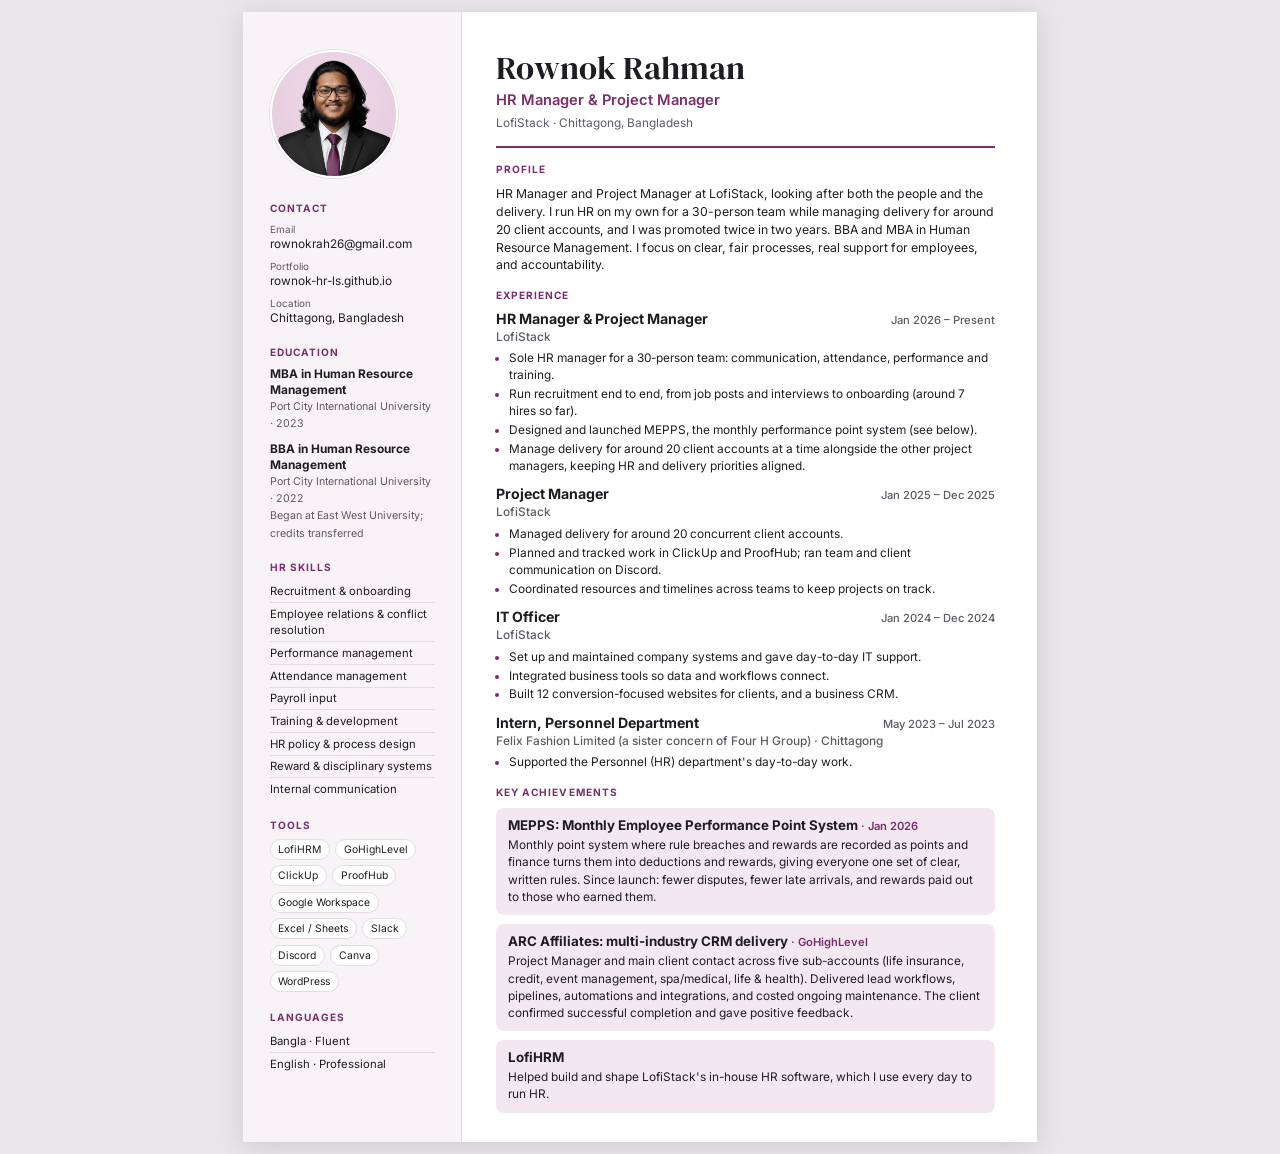
<file: cv/index.html>
<!doctype html>
<html lang="en">
<head>
  <meta charset="utf-8">
  <meta name="viewport" content="width=device-width, initial-scale=1">
  <title>Rownok Rahman · CV</title>
  <meta name="description" content="CV of Rownok Rahman, HR Manager & Project Manager at LofiStack, Chittagong, Bangladesh.">
  <link rel="icon" href="../favicon.svg" type="image/svg+xml">
  <link rel="preconnect" href="https://fonts.googleapis.com">
  <link rel="preconnect" href="https://fonts.gstatic.com" crossorigin>
  <link href="https://fonts.googleapis.com/css2?family=DM+Serif+Display&family=Inter:wght@400;500;600;700&display=swap" rel="stylesheet">
  <!-- Source for Rownok-Rahman-CV.pdf. Rebuild the PDF with scripts/build-cv.ps1 after editing. -->
  <style>
    :root { --plum: #7a2e6b; --plum-soft: #f3e8f0; --text: #1f1d24; --muted: #5f5a66; --border: #e3dde2; --side: #f7f3f6; }
    * { box-sizing: border-box; }
    @page { size: A4; margin: 0; }
    html, body { margin: 0; background: #e9e6ea; color: var(--text); font: 400 8.9pt/1.45 Inter, system-ui, sans-serif; -webkit-print-color-adjust: exact; print-color-adjust: exact; }
    .page { display: grid; grid-template-columns: 58mm 1fr; width: 210mm; min-height: 297mm; margin: 12px auto; background: #fff; box-shadow: 0 4px 24px rgb(0 0 0 / 0.12); }
    @media print { html, body { background: #fff; } .page { height: 297mm; margin: 0; box-shadow: none; overflow: hidden; } }
    @media screen and (max-width: 820px) { .page { grid-template-columns: 1fr; width: auto; min-height: 0; margin: 0; } }
    h1, h2, h3 { margin: 0; line-height: 1.2; }
    p { margin: 0; }
    ul { margin: 0; padding-left: 13px; }
    li { margin: 0 0 1.5px; }
    li::marker { color: var(--plum); }

    aside { padding: 10mm 7mm 4mm; background: var(--side); border-right: 1px solid var(--border); }
    .photo { width: 34mm; height: 34mm; object-fit: cover; object-position: 50% 8%; border-radius: 50%; background: radial-gradient(circle at 50% 35%, #efdcea, #e2c6da); border: 2px solid #fff; box-shadow: 0 0 0 1px var(--border); margin-bottom: 5mm; }
    aside h2 { margin: 5mm 0 2mm; font-size: 7.6pt; font-weight: 700; letter-spacing: 0.1em; text-transform: uppercase; color: var(--plum); }
    aside h2:first-of-type { margin-top: 0; }
    .contact p { margin-bottom: 1.4mm; overflow-wrap: anywhere; }
    .contact a { color: inherit; text-decoration: none; }
    .lbl { display: block; color: var(--muted); font-size: 7.4pt; }
    .plain { list-style: none; padding: 0; }
    .plain li { padding: 0.7mm 0; font-size: 8.5pt; border-bottom: 1px solid var(--border); margin: 0; }
    .plain li:last-child { border-bottom: 0; }
    .chips { display: flex; flex-wrap: wrap; gap: 1.5mm; list-style: none; padding: 0; }
    .chips li { margin: 0; padding: 0.5mm 2mm; border-radius: 99px; background: #fff; border: 1px solid var(--border); font-size: 7.8pt; }
    .edu { margin-bottom: 2.4mm; }
    .edu strong { display: block; line-height: 1.35; }
    .edu span { color: var(--muted); font-size: 8pt; }

    main { padding: 10mm 11mm 4mm 9mm; }
    header { padding-bottom: 3.6mm; margin-bottom: 4mm; border-bottom: 2px solid var(--plum); }
    header h1 { font: 400 25pt/1.05 "DM Serif Display", Georgia, serif; }
    .title { margin-top: 1.5mm; font-size: 11pt; font-weight: 600; color: var(--plum); }
    .loc { margin-top: 1mm; color: var(--muted); }
    section { margin-bottom: 3.8mm; }
    main h2 { margin-bottom: 2.6mm; font-size: 7.6pt; font-weight: 700; letter-spacing: 0.1em; text-transform: uppercase; color: var(--plum); }
    .summary { font-size: 9.2pt; }
    .job { margin-bottom: 3mm; break-inside: avoid; }
    .job-head { display: flex; justify-content: space-between; align-items: baseline; gap: 4mm; }
    .job h3 { font-size: 10.6pt; font-weight: 700; }
    .dates { flex: none; color: var(--muted); font-size: 8.4pt; font-weight: 500; }
    .org { margin: 0.2mm 0 1.2mm; color: var(--muted); font-weight: 500; }
    .hl { margin-bottom: 2.4mm; padding: 2.4mm 3.2mm; border-radius: 8px; background: var(--plum-soft); break-inside: avoid; }
    .hl h3 { margin-bottom: 1mm; font-size: 10pt; font-weight: 700; }
    .hl .meta { color: var(--plum); font-weight: 600; font-size: 8.4pt; }
    .hl p + p, .hl p + ul { margin-top: 1.2mm; }
  </style>
</head>
<body>
  <div class="page">
    <aside>
      <img class="photo" src="../images/rownok.png" alt="Rownok Rahman">

      <h2>Contact</h2>
      <div class="contact">
        <p><span class="lbl">Email</span><a href="mailto:rownokrah26@gmail.com">rownokrah26@gmail.com</a></p>
        <p><span class="lbl">Portfolio</span><a href="https://rownok-hr-ls.github.io/">rownok-hr-ls.github.io</a></p>
        <p><span class="lbl">Location</span>Chittagong, Bangladesh</p>
      </div>

      <h2>Education</h2>
      <div class="edu"><strong>MBA in Human Resource Management</strong><span>Port City International University · 2023</span></div>
      <div class="edu"><strong>BBA in Human Resource Management</strong><span>Port City International University · 2022<br>Began at East West University; credits transferred</span></div>

      <h2>HR skills</h2>
      <ul class="plain">
        <li>Recruitment &amp; onboarding</li>
        <li>Employee relations &amp; conflict resolution</li>
        <li>Performance management</li>
        <li>Attendance management</li>
        <li>Payroll input</li>
        <li>Training &amp; development</li>
        <li>HR policy &amp; process design</li>
        <li>Reward &amp; disciplinary systems</li>
        <li>Internal communication</li>
      </ul>


      <h2>Tools</h2>
      <ul class="chips">
        <li>LofiHRM</li><li>GoHighLevel</li><li>ClickUp</li><li>ProofHub</li><li>Google Workspace</li><li>Excel / Sheets</li><li>Slack</li><li>Discord</li><li>Canva</li><li>WordPress</li>
      </ul>

      <h2>Languages</h2>
      <ul class="plain">
        <li>Bangla · Fluent</li>
        <li>English · Professional</li>
      </ul>
    </aside>

    <main>
      <header>
        <h1>Rownok Rahman</h1>
        <p class="title">HR Manager &amp; Project Manager</p>
        <p class="loc">LofiStack · Chittagong, Bangladesh</p>
      </header>

      <section>
        <h2>Profile</h2>
        <p class="summary">HR Manager and Project Manager at LofiStack, looking after both the people and the delivery. I run HR on my own for a 30-person team while managing delivery for around 20 client accounts, and I was promoted twice in two years. BBA and MBA in Human Resource Management. I focus on clear, fair processes, real support for employees, and accountability.</p>
      </section>

      <section>
        <h2>Experience</h2>

        <div class="job">
          <div class="job-head"><h3>HR Manager &amp; Project Manager</h3><span class="dates">Jan 2026 – Present</span></div>
          <p class="org">LofiStack</p>
          <ul>
            <li>Sole HR manager for a 30-person team: communication, attendance, performance and training.</li>
            <li>Run recruitment end to end, from job posts and interviews to onboarding (around 7 hires so far).</li>
            <li>Designed and launched MEPPS, the monthly performance point system (see below).</li>
            <li>Manage delivery for around 20 client accounts at a time alongside the other project managers, keeping HR and delivery priorities aligned.</li>
          </ul>
        </div>

        <div class="job">
          <div class="job-head"><h3>Project Manager</h3><span class="dates">Jan 2025 – Dec 2025</span></div>
          <p class="org">LofiStack</p>
          <ul>
            <li>Managed delivery for around 20 concurrent client accounts.</li>
            <li>Planned and tracked work in ClickUp and ProofHub; ran team and client communication on Discord.</li>
            <li>Coordinated resources and timelines across teams to keep projects on track.</li>
          </ul>
        </div>

        <div class="job">
          <div class="job-head"><h3>IT Officer</h3><span class="dates">Jan 2024 – Dec 2024</span></div>
          <p class="org">LofiStack</p>
          <ul>
            <li>Set up and maintained company systems and gave day-to-day IT support.</li>
            <li>Integrated business tools so data and workflows connect.</li>
            <li>Built 12 conversion-focused websites for clients, and a business CRM.</li>
          </ul>
        </div>

        <div class="job">
          <div class="job-head"><h3>Intern, Personnel Department</h3><span class="dates">May 2023 – Jul 2023</span></div>
          <p class="org">Felix Fashion Limited (a sister concern of Four H Group) · Chittagong</p>
          <ul>
            <li>Supported the Personnel (HR) department's day-to-day work.</li>
          </ul>
        </div>
      </section>

      <section>
        <h2>Key achievements</h2>

        <div class="hl">
          <h3>MEPPS: Monthly Employee Performance Point System <span class="meta">· Jan 2026</span></h3>
          <p>Monthly point system where rule breaches and rewards are recorded as points and finance turns them into deductions and rewards, giving everyone one set of clear, written rules. Since launch: fewer disputes, fewer late arrivals, and rewards paid out to those who earned them.</p>
        </div>

        <div class="hl">
          <h3>ARC Affiliates: multi-industry CRM delivery <span class="meta">· GoHighLevel</span></h3>
          <p>Project Manager and main client contact across five sub-accounts (life insurance, credit, event management, spa/medical, life &amp; health). Delivered lead workflows, pipelines, automations and integrations, and costed ongoing maintenance. The client confirmed successful completion and gave positive feedback.</p>
        </div>

        <div class="hl">
          <h3>LofiHRM</h3>
          <p>Helped build and shape LofiStack's in-house HR software, which I use every day to run HR.</p>
        </div>
      </section>
    </main>
  </div>
</body>
</html>
</file>
